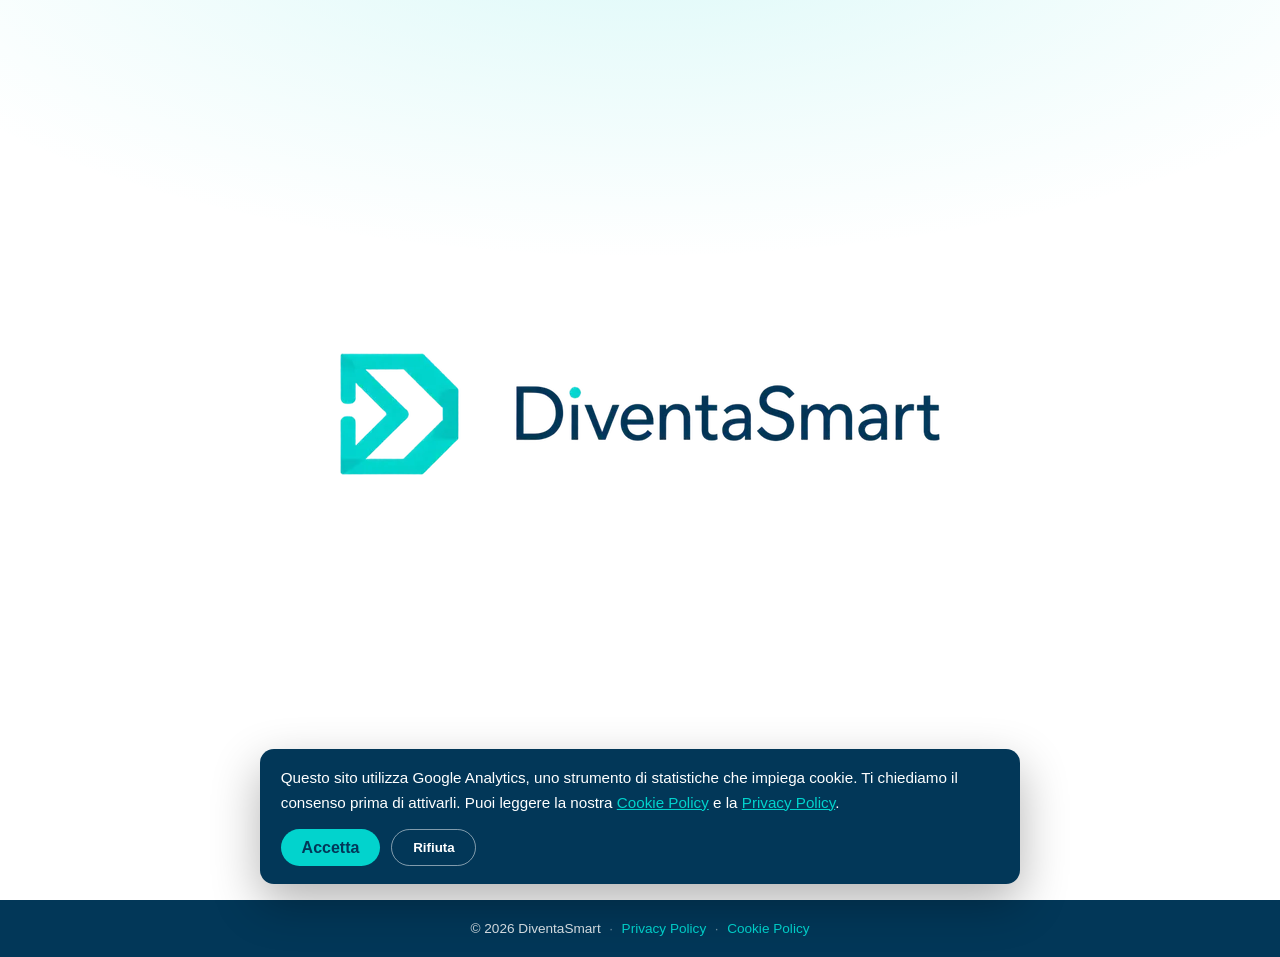
<file: index.html>
<!DOCTYPE html>
<html lang="it">
<head>
  <meta charset="UTF-8">
  <meta name="viewport" content="width=device-width, initial-scale=1">

  <title>DiventaSmart</title>
  <meta name="description" content="DiventaSmart rende smart gli spazi. Contatti: info@diventasmart.it">
  <meta name="keywords" content="DiventaSmart, spazi smart, smart home, domotica, Italia">
  <meta name="author" content="DiventaSmart">
  <meta name="robots" content="index, follow">
  <link rel="canonical" href="https://diventasmart.it/">

  <link rel="icon" type="image/svg+xml" href="https://diventasmart.it/assets/favicon.svg">
  <link rel="icon" type="image/png" href="https://diventasmart.it/assets/favicon.png">
  <link rel="apple-touch-icon" href="https://diventasmart.it/assets/apple-touch-icon.png">

  <meta property="og:type" content="website">
  <meta property="og:locale" content="it_IT">
  <meta property="og:site_name" content="DiventaSmart">
  <meta property="og:title" content="DiventaSmart">
  <meta property="og:description" content="DiventaSmart rende smart gli spazi. Contatti: info@diventasmart.it">
  <meta property="og:url" content="https://diventasmart.it/">
  <meta property="og:image" content="https://diventasmart.it/assets/all.png">
  <meta name="twitter:card" content="summary">

  <!-- Geo: copertura del servizio (nessuna sede fisica) -->
  <meta name="geo.region" content="IT">
  <meta name="geo.placename" content="Italia">
  <meta name="ICBM" content="42.833333, 12.833333">

  <link rel="preload" as="image" href="assets/all.webp" type="image/webp" fetchpriority="high" imagesrcset="assets/all-380.webp 380w, assets/all-600.webp 600w, assets/all.webp 882w" imagesizes="min(600px, 92vw)">

  <style>/* inlined style.css to eliminate render-blocking request */
:root{--teal:#02d3cd;--teal-dark:#01b5b0;--navy:#023758;--navy-soft:#eef6fa;--text:#1c2b35;--muted:#5b6b76;--bg:#fff;--radius:14px}*{margin:0;padding:0;box-sizing:border-box}html{scroll-behavior:smooth}@media(prefers-reduced-motion:reduce){html{scroll-behavior:auto}.arrow-bounce{animation:none!important}}body{font-family:-apple-system,BlinkMacSystemFont,"Segoe UI",Roboto,Helvetica,Arial,sans-serif;color:var(--text);background:var(--bg);line-height:1.6;-webkit-font-smoothing:antialiased}a{color:var(--teal-dark);text-decoration:none}.sr-only{position:absolute;width:1px;height:1px;padding:0;margin:-1px;overflow:hidden;clip:rect(0 0 0 0);white-space:nowrap;border:0}.hero{position:relative;height:100vh;height:100svh;display:flex;flex-direction:column;align-items:center;justify-content:center;text-align:center;padding:2rem 1.5rem 5rem;background:radial-gradient(1200px 500px at 50% -10%,rgba(2,211,205,.14),transparent 70%),var(--bg)}.hero-logo{max-width:min(600px,92vw);height:auto;margin-bottom:2rem}.snap-root{scroll-snap-type:y mandatory;scroll-behavior:smooth;overflow-y:auto;height:100vh;height:100svh}.snap-section{scroll-snap-align:start;height:100vh;height:100svh;display:flex;flex-direction:column;justify-content:center;flex-shrink:0}.hero{padding-bottom:4rem}.scroll-cue{position:absolute;bottom:5rem;left:50%;transform:translateX(-50%);display:flex;flex-direction:column;align-items:center;gap:.4rem;color:var(--teal-dark);font-size:.95rem;padding:.75rem 1rem;transition:opacity .3s ease,visibility .3s ease}.scroll-cue.hidden{opacity:0;visibility:hidden;pointer-events:none}.scroll-cue:hover{color:var(--navy)}.scroll-cue svg{width:1.6rem;height:1.6rem}.arrow-bounce{animation:bounce 2s infinite}@keyframes bounce{0%,100%{transform:translateY(0)}50%{transform:translateY(8px)}}.scroll-dots{position:fixed;bottom:1.6rem;left:50%;transform:translateX(-50%);display:flex;gap:.65rem;z-index:900;padding:.5rem .8rem;background:rgba(255,255,255,.85);backdrop-filter:blur(6px);-webkit-backdrop-filter:blur(6px);border-radius:999px;border:1px solid rgba(0,0,0,.06);transition:opacity .3s ease,visibility .3s ease}.scroll-dots.hidden{opacity:0;visibility:hidden;pointer-events:none}.dot{width:10px;height:10px;border-radius:50%;border:2px solid var(--teal);background:transparent;cursor:pointer;padding:0;transition:background .25s ease,transform .25s ease}.dot:hover{background:rgba(2,211,205,.4)}.dot.active{background:var(--teal);transform:scale(1.35)}.btn{display:inline-flex;align-items:center;gap:.5rem;background:var(--navy);color:#fff;padding:.85rem 1.7rem;border-radius:999px;font-weight:600;cursor:pointer;border:none;font-size:1rem;transition:background .2s ease,transform .2s ease}.btn:hover{background:var(--teal-dark);transform:translateY(-1px)}.btn .mail-ico{width:1.05em;height:1.05em}.btn-teal{background:var(--teal);color:var(--navy)}.btn-teal:hover{background:var(--teal-dark)}.wrap{max-width:580px;margin:0 auto;padding:0 1.5rem}.section{height:100%;padding:2rem 1.5rem}.section-alt{background:var(--navy-soft)}.contact-card{background:#fff;border-radius:var(--radius);box-shadow:0 12px 36px rgba(2,55,88,.1);padding:2.4rem 2rem 2rem;text-align:center;max-width:420px;margin:0 auto}.contact-card h2{color:var(--navy);font-size:clamp(1.4rem,3vw,1.8rem);margin-bottom:.3rem}.contact-area{color:var(--muted);font-size:1rem;margin-bottom:1.4rem}.contact-card .btn{margin-bottom:.4rem}.divider{display:flex;align-items:center;gap:.8rem;margin:1.3rem 0;color:var(--muted);font-size:.85rem}.divider::before,.divider::after{content:"";flex:1;height:1px;background:#e3eaf0}#contactForm{text-align:left}#contactForm input,#contactForm textarea{width:100%;font-family:inherit;font-size:.95rem;padding:.7rem .9rem;border:1px solid #d2dce4;border-radius:8px;background:var(--bg);color:var(--text);transition:border-color .2s ease}#contactForm input:focus,#contactForm textarea:focus{outline:none;border-color:var(--teal)}#contactForm input{margin-bottom:.7rem}#contactForm textarea{resize:vertical;margin-bottom:1rem}#contactForm .btn{width:100%;justify-content:center;margin-bottom:0}.form-note{color:var(--muted);font-size:.78rem;margin-top:.7rem;text-align:center}.site-footer{background:var(--navy);color:rgba(255,255,255,.85);text-align:center;padding:1.1rem 1.5rem;font-size:.85rem}.site-footer a{color:var(--teal)}.site-footer .sep{opacity:.5;padding:0 .3rem}.policy{padding:3.5rem 1.5rem 5rem}.policy h1{color:var(--navy);font-size:clamp(1.6rem,4vw,2.2rem);margin-bottom:.5rem}.policy .updated{color:var(--muted);font-size:.9rem;margin-bottom:2rem}.policy h2{color:var(--navy);font-size:1.25rem;margin:2rem 0 .5rem}.policy p,.policy li{color:var(--muted);margin-bottom:.7rem}.policy ul{padding-left:1.4rem;margin-bottom:.7rem}.policy a{color:var(--teal-dark)}.policy .back{display:inline-block;margin-top:2rem;font-weight:600}.cookie-banner{position:fixed;left:1rem;right:1rem;bottom:1rem;background:var(--navy);color:#fff;padding:1.1rem 1.3rem;border-radius:var(--radius);box-shadow:0 18px 48px rgba(0,0,0,.3);z-index:1000;max-width:760px;margin:0 auto;display:none;font-size:.95rem}.cookie-banner.show{display:block}.cookie-banner .cb-text{margin-bottom:.9rem}.cookie-banner .cb-text a{color:var(--teal);text-decoration:underline}.cookie-banner .cb-actions{display:flex;gap:.7rem;flex-wrap:wrap}.cookie-banner .btn{background:var(--teal);color:var(--navy);padding:.6rem 1.3rem}.cookie-banner .btn:hover{background:var(--teal-dark)}.cookie-banner .btn-ghost{background:transparent;color:#fff;border:1px solid rgba(255,255,255,.5);padding:.6rem 1.3rem;border-radius:999px;font-weight:600;cursor:pointer}.cookie-banner .btn-ghost:hover{border-color:var(--teal);color:var(--teal)}</style>
  <link rel="preconnect" href="https://www.googletagmanager.com" crossorigin>

  <script type="application/ld+json">
  {
    "@context": "https://schema.org",
    "@type": "Organization",
    "@id": "https://diventasmart.it/#organization",
    "name": "DiventaSmart",
    "url": "https://diventasmart.it/",
    "logo": "https://diventasmart.it/assets/all.png",
    "email": "info@diventasmart.it",
    "areaServed": "IT",
    "knowsLanguage": ["it", "en"]
  }
  </script>
</head>
<body>

  <main class="snap-root">
    <!-- HERO -->
    <header class="hero snap-section" id="top">
      <h1 class="sr-only">DiventaSmart - rendiamo smart gli spazi</h1>
      <picture>
        <source srcset="assets/all-380.webp 380w, assets/all-600.webp 600w, assets/all.webp 882w" sizes="min(600px, 92vw)" type="image/webp">
        <img class="hero-logo" src="assets/all.png" alt="DiventaSmart" width="882" height="180" fetchpriority="high">
      </picture>

      <a class="scroll-cue" href="#contatti" aria-label="Scopri di più, scorri verso il basso">
        <span>Scopri di più</span>
        <svg class="arrow-bounce" viewBox="0 0 24 24" fill="none" stroke="currentColor" stroke-width="2" stroke-linecap="round" stroke-linejoin="round" aria-hidden="true"><path d="M6 9l6 6 6-6"/></svg>
      </a>
    </header>

    <!-- CONTATTI -->
    <section class="section section-alt snap-section" id="contatti">
      <div class="wrap">
        <div class="contact-card">
          <h2>Contattaci</h2>
          <a class="btn" href="mailto:info@diventasmart.it">
            <svg class="mail-ico" viewBox="0 0 24 24" fill="none" stroke="currentColor" stroke-width="2" stroke-linecap="round" stroke-linejoin="round" aria-hidden="true"><path d="M22 6l-10 7L2 6"/><rect x="2" y="6" width="20" height="12" rx="2"/></svg>
            info@diventasmart.it
          </a>

          <div class="divider"><span>oppure scrivici</span></div>

          <form id="contactForm">
            <input type="text" name="nome" placeholder="Il tuo nome" required autocomplete="name">
            <textarea name="messaggio" placeholder="Messaggio..." rows="3" required></textarea>
            <button type="submit" class="btn btn-teal">
              <svg class="mail-ico" viewBox="0 0 24 24" fill="none" stroke="currentColor" stroke-width="2" stroke-linecap="round" stroke-linejoin="round" aria-hidden="true"><path d="M22 2L11 13"/><path d="M22 2L15 22l-4-9-9-4L22 2z"/></svg>
              Invia email
            </button>
          </form>
        </div>
      </div>
    </section>
  </main>

  <!-- FOOTER compatto -->
  <footer class="site-footer" id="footer">
    <p>
      &copy; <span id="year">2026</span> DiventaSmart
      <span class="sep">·</span>
      <a href="privacy.html">Privacy Policy</a>
      <span class="sep">·</span>
      <a href="cookie.html">Cookie Policy</a>
    </p>
  </footer>

  <!-- NAV PUNTINI -->
  <nav class="scroll-dots" aria-label="Navigazione sezioni">
    <button class="dot active" data-target="top" aria-label="Vai all'inizio"><span class="sr-only">Inizio</span></button>
    <button class="dot" data-target="contatti" aria-label="Vai ai contatti"><span class="sr-only">Contatti</span></button>
  </nav>

  <script defer src="script.js"></script>
</body>
</html>
</file>
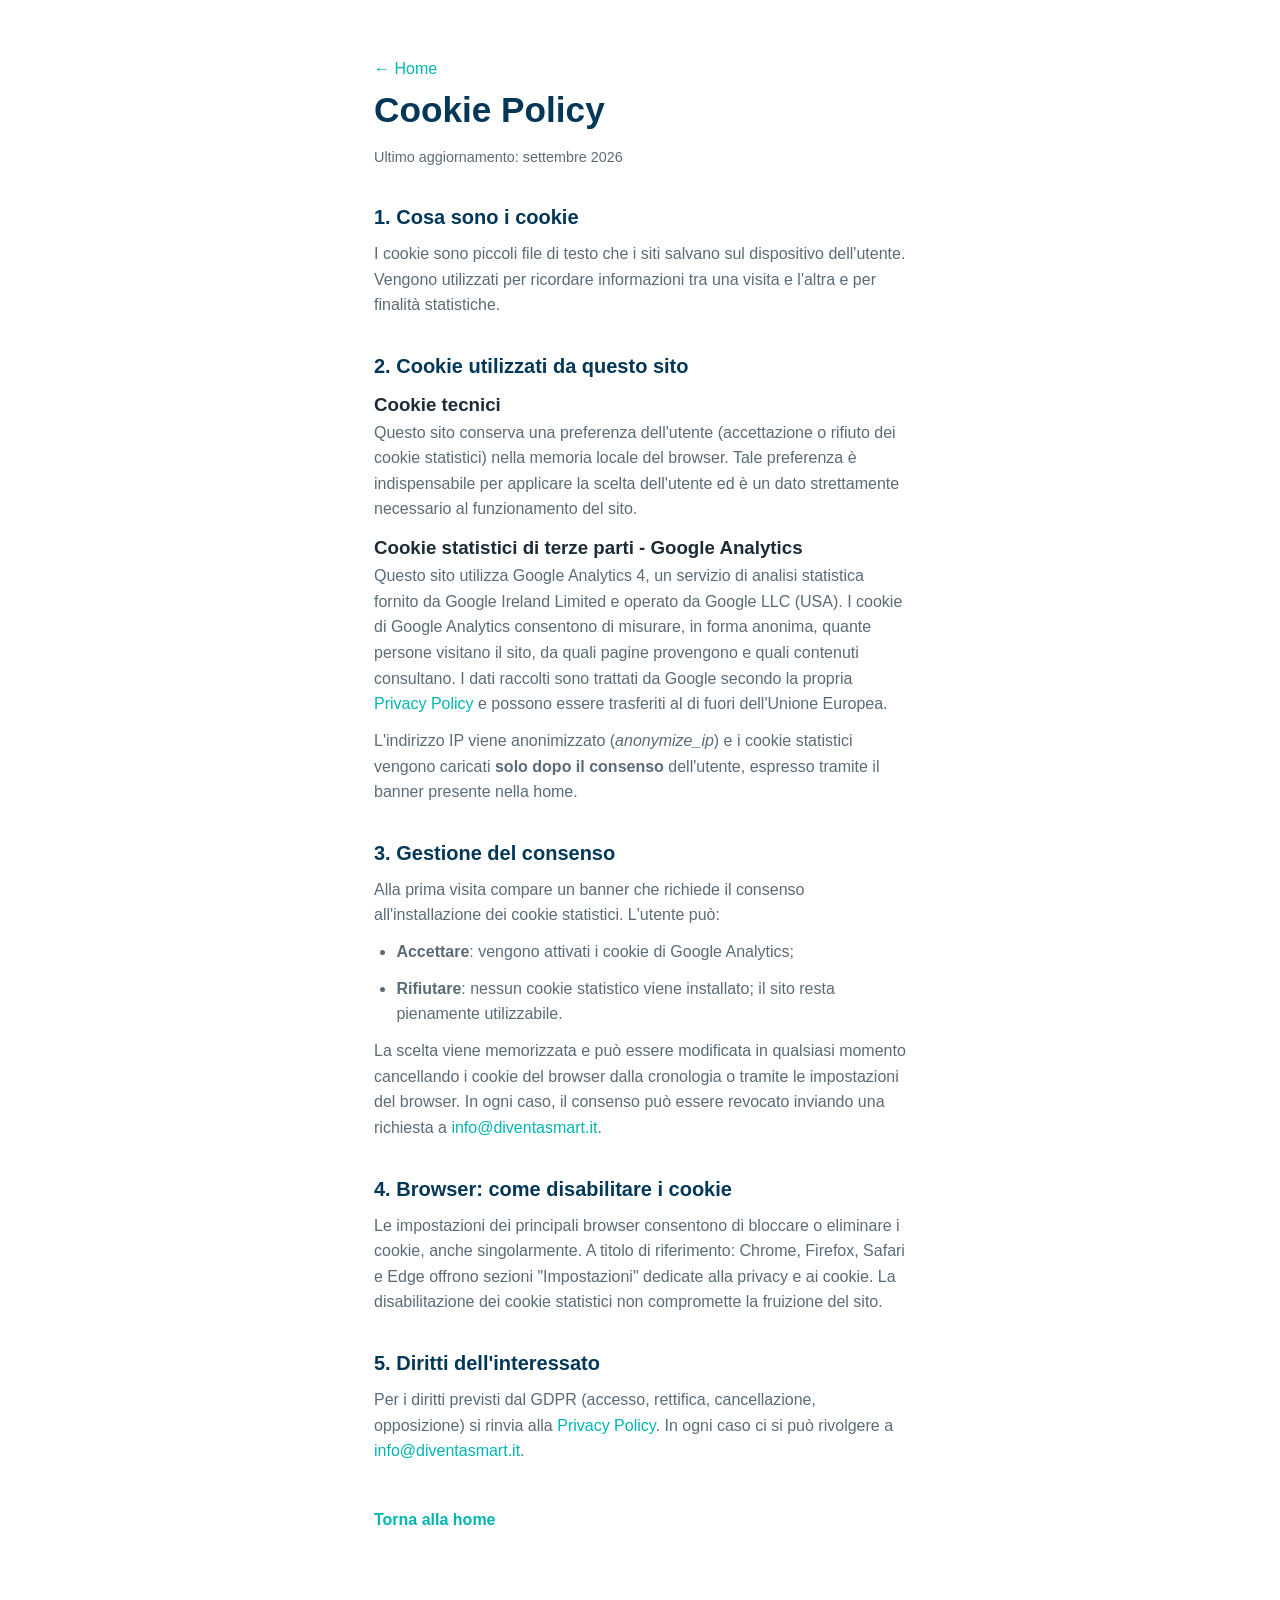
<file: cookie.html>
<!DOCTYPE html>
<html lang="it">
<head>
  <meta charset="UTF-8">
  <meta name="viewport" content="width=device-width, initial-scale=1">
  <title>Cookie Policy - DiventaSmart</title>
  <meta name="description" content="Informativa cookie di DiventaSmart: tipologie di cookie utilizzati, Google Analytics e gestione del consenso.">
  <meta name="robots" content="index, follow">
  <link rel="canonical" href="https://diventasmart.it/cookie.html">
  <link rel="icon" type="image/svg+xml" href="https://diventasmart.it/assets/favicon.svg">
  <link rel="icon" type="image/png" href="https://diventasmart.it/assets/favicon.png">
  <meta property="og:type" content="website">
  <meta property="og:locale" content="it_IT">
  <meta property="og:url" content="https://diventasmart.it/cookie.html">
  <meta property="og:title" content="Cookie Policy - DiventaSmart">
  <style>/* inlined style.css */:root{--teal:#02d3cd;--teal-dark:#01b5b0;--navy:#023758;--navy-soft:#eef6fa;--text:#1c2b35;--muted:#5b6b76;--bg:#fff;--radius:14px}*{margin:0;padding:0;box-sizing:border-box}html{scroll-behavior:smooth}@media(prefers-reduced-motion:reduce){html{scroll-behavior:auto}.arrow-bounce{animation:none!important}}body{font-family:-apple-system,BlinkMacSystemFont,"Segoe UI",Roboto,Helvetica,Arial,sans-serif;color:var(--text);background:var(--bg);line-height:1.6;-webkit-font-smoothing:antialiased}a{color:var(--teal-dark);text-decoration:none}.sr-only{position:absolute;width:1px;height:1px;padding:0;margin:-1px;overflow:hidden;clip:rect(0 0 0 0);white-space:nowrap;border:0}.hero{position:relative;height:100vh;height:100svh;display:flex;flex-direction:column;align-items:center;justify-content:center;text-align:center;padding:2rem 1.5rem 5rem;background:radial-gradient(1200px 500px at 50% -10%,rgba(2,211,205,.14),transparent 70%),var(--bg)}.hero-logo{max-width:min(600px,92vw);height:auto;margin-bottom:2rem}.snap-root{scroll-snap-type:y mandatory;scroll-behavior:smooth;overflow-y:auto;height:100vh;height:100svh}.snap-section{scroll-snap-align:start;height:100vh;height:100svh;display:flex;flex-direction:column;justify-content:center;flex-shrink:0}.hero{padding-bottom:4rem}.scroll-cue{position:absolute;bottom:5rem;left:50%;transform:translateX(-50%);display:flex;flex-direction:column;align-items:center;gap:.4rem;color:var(--teal-dark);font-size:.95rem;padding:.75rem 1rem;transition:opacity .3s ease,visibility .3s ease}.scroll-cue.hidden{opacity:0;visibility:hidden;pointer-events:none}.scroll-cue:hover{color:var(--navy)}.scroll-cue svg{width:1.6rem;height:1.6rem}.arrow-bounce{animation:bounce 2s infinite}@keyframes bounce{0%,100%{transform:translateY(0)}50%{transform:translateY(8px)}}.scroll-dots{position:fixed;bottom:1.6rem;left:50%;transform:translateX(-50%);display:flex;gap:.65rem;z-index:900;padding:.5rem .8rem;background:rgba(255,255,255,.85);backdrop-filter:blur(6px);-webkit-backdrop-filter:blur(6px);border-radius:999px;border:1px solid rgba(0,0,0,.06);transition:opacity .3s ease,visibility .3s ease}.scroll-dots.hidden{opacity:0;visibility:hidden;pointer-events:none}.dot{width:10px;height:10px;border-radius:50%;border:2px solid var(--teal);background:transparent;cursor:pointer;padding:0;transition:background .25s ease,transform .25s ease}.dot:hover{background:rgba(2,211,205,.4)}.dot.active{background:var(--teal);transform:scale(1.35)}.btn{display:inline-flex;align-items:center;gap:.5rem;background:var(--navy);color:#fff;padding:.85rem 1.7rem;border-radius:999px;font-weight:600;cursor:pointer;border:none;font-size:1rem;transition:background .2s ease,transform .2s ease}.btn:hover{background:var(--teal-dark);transform:translateY(-1px)}.btn .mail-ico{width:1.05em;height:1.05em}.btn-teal{background:var(--teal);color:var(--navy)}.btn-teal:hover{background:var(--teal-dark)}.wrap{max-width:580px;margin:0 auto;padding:0 1.5rem}.section{height:100%;padding:2rem 1.5rem}.section-alt{background:var(--navy-soft)}.contact-card{background:#fff;border-radius:var(--radius);box-shadow:0 12px 36px rgba(2,55,88,.1);padding:2.4rem 2rem 2rem;text-align:center;max-width:420px;margin:0 auto}.contact-card h2{color:var(--navy);font-size:clamp(1.4rem,3vw,1.8rem);margin-bottom:.3rem}.contact-area{color:var(--muted);font-size:1rem;margin-bottom:1.4rem}.contact-card .btn{margin-bottom:.4rem}.divider{display:flex;align-items:center;gap:.8rem;margin:1.3rem 0;color:var(--muted);font-size:.85rem}.divider::before,.divider::after{content:"";flex:1;height:1px;background:#e3eaf0}#contactForm{text-align:left}#contactForm input,#contactForm textarea{width:100%;font-family:inherit;font-size:.95rem;padding:.7rem .9rem;border:1px solid #d2dce4;border-radius:8px;background:var(--bg);color:var(--text);transition:border-color .2s ease}#contactForm input:focus,#contactForm textarea:focus{outline:none;border-color:var(--teal)}#contactForm input{margin-bottom:.7rem}#contactForm textarea{resize:vertical;margin-bottom:1rem}#contactForm .btn{width:100%;justify-content:center;margin-bottom:0}.form-note{color:var(--muted);font-size:.78rem;margin-top:.7rem;text-align:center}.site-footer{background:var(--navy);color:rgba(255,255,255,.85);text-align:center;padding:1.1rem 1.5rem;font-size:.85rem}.site-footer a{color:var(--teal)}.site-footer .sep{opacity:.5;padding:0 .3rem}.policy{padding:3.5rem 1.5rem 5rem}.policy h1{color:var(--navy);font-size:clamp(1.6rem,4vw,2.2rem);margin-bottom:.5rem}.policy .updated{color:var(--muted);font-size:.9rem;margin-bottom:2rem}.policy h2{color:var(--navy);font-size:1.25rem;margin:2rem 0 .5rem}.policy p,.policy li{color:var(--muted);margin-bottom:.7rem}.policy ul{padding-left:1.4rem;margin-bottom:.7rem}.policy a{color:var(--teal-dark)}.policy .back{display:inline-block;margin-top:2rem;font-weight:600}.cookie-banner{position:fixed;left:1rem;right:1rem;bottom:1rem;background:var(--navy);color:#fff;padding:1.1rem 1.3rem;border-radius:var(--radius);box-shadow:0 18px 48px rgba(0,0,0,.3);z-index:1000;max-width:760px;margin:0 auto;display:none;font-size:.95rem}.cookie-banner.show{display:block}.cookie-banner .cb-text{margin-bottom:.9rem}.cookie-banner .cb-text a{color:var(--teal);text-decoration:underline}.cookie-banner .cb-actions{display:flex;gap:.7rem;flex-wrap:wrap}.cookie-banner .btn{background:var(--teal);color:var(--navy);padding:.6rem 1.3rem}.cookie-banner .btn:hover{background:var(--teal-dark)}.cookie-banner .btn-ghost{background:transparent;color:#fff;border:1px solid rgba(255,255,255,.5);padding:.6rem 1.3rem;border-radius:999px;font-weight:600;cursor:pointer}.cookie-banner .btn-ghost:hover{border-color:var(--teal);color:var(--teal)}</style>
</head>
<body>

  <main class="policy wrap">

    <a href="index.html" title="Torna alla home">&larr; Home</a>

    <h1>Cookie Policy</h1>
    <p class="updated">Ultimo aggiornamento: settembre 2026</p>

    <h2>1. Cosa sono i cookie</h2>
    <p>I cookie sono piccoli file di testo che i siti salvano sul dispositivo dell'utente. Vengono utilizzati per ricordare informazioni tra una visita e l'altra e per finalità statistiche.</p>

    <h2>2. Cookie utilizzati da questo sito</h2>
    <h3>Cookie tecnici</h3>
    <p>Questo sito conserva una preferenza dell'utente (accettazione o rifiuto dei cookie statistici) nella memoria locale del browser. Tale preferenza è indispensabile per applicare la scelta dell'utente ed è un dato strettamente necessario al funzionamento del sito.</p>

    <h3>Cookie statistici di terze parti - Google Analytics</h3>
    <p>Questo sito utilizza Google Analytics 4, un servizio di analisi statistica fornito da Google Ireland Limited e operato da Google LLC (USA). I cookie di Google Analytics consentono di misurare, in forma anonima, quante persone visitano il sito, da quali pagine provengono e quali contenuti consultano. I dati raccolti sono trattati da Google secondo la propria <a href="https://policies.google.com/privacy" rel="noopener" target="_blank">Privacy Policy</a> e possono essere trasferiti al di fuori dell'Unione Europea.</p>
    <p>L'indirizzo IP viene anonimizzato (<em>anonymize_ip</em>) e i cookie statistici vengono caricati <strong>solo dopo il consenso</strong> dell'utente, espresso tramite il banner presente nella home.</p>

    <h2>3. Gestione del consenso</h2>
    <p>Alla prima visita compare un banner che richiede il consenso all'installazione dei cookie statistici. L'utente può:</p>
    <ul>
      <li><strong>Accettare</strong>: vengono attivati i cookie di Google Analytics;</li>
      <li><strong>Rifiutare</strong>: nessun cookie statistico viene installato; il sito resta pienamente utilizzabile.</li>
    </ul>
    <p>La scelta viene memorizzata e può essere modificata in qualsiasi momento cancellando i cookie del browser dalla cronologia o tramite le impostazioni del browser. In ogni caso, il consenso può essere revocato inviando una richiesta a <a href="mailto:info@diventasmart.it">info@diventasmart.it</a>.</p>

    <h2>4. Browser: come disabilitare i cookie</h2>
    <p>Le impostazioni dei principali browser consentono di bloccare o eliminare i cookie, anche singolarmente. A titolo di riferimento: Chrome, Firefox, Safari e Edge offrono sezioni "Impostazioni" dedicate alla privacy e ai cookie. La disabilitazione dei cookie statistici non compromette la fruizione del sito.</p>

    <h2>5. Diritti dell'interessato</h2>
    <p>Per i diritti previsti dal GDPR (accesso, rettifica, cancellazione, opposizione) si rinvia alla <a href="privacy.html">Privacy Policy</a>. In ogni caso ci si può rivolgere a <a href="mailto:info@diventasmart.it">info@diventasmart.it</a>.</p>

    <a class="back" href="index.html">Torna alla home</a>
  </main>

</body>
</html>
</file>
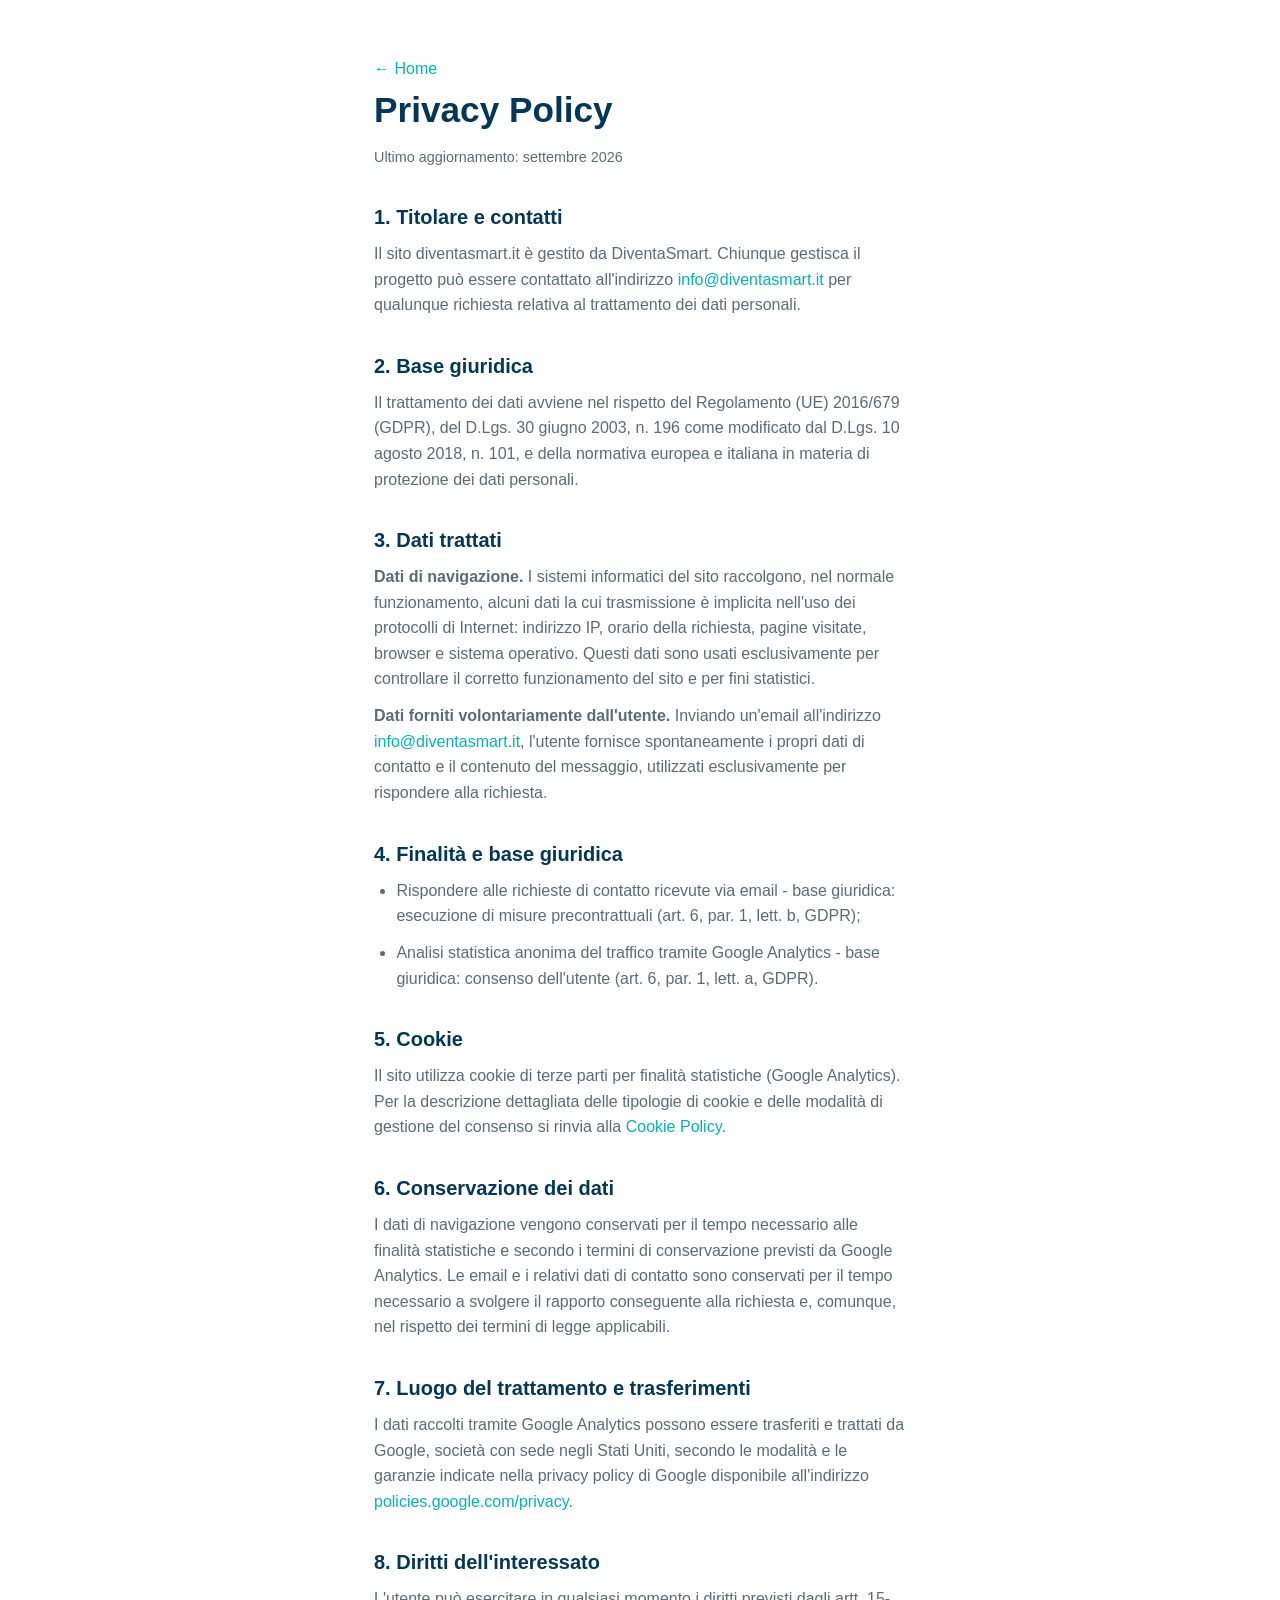
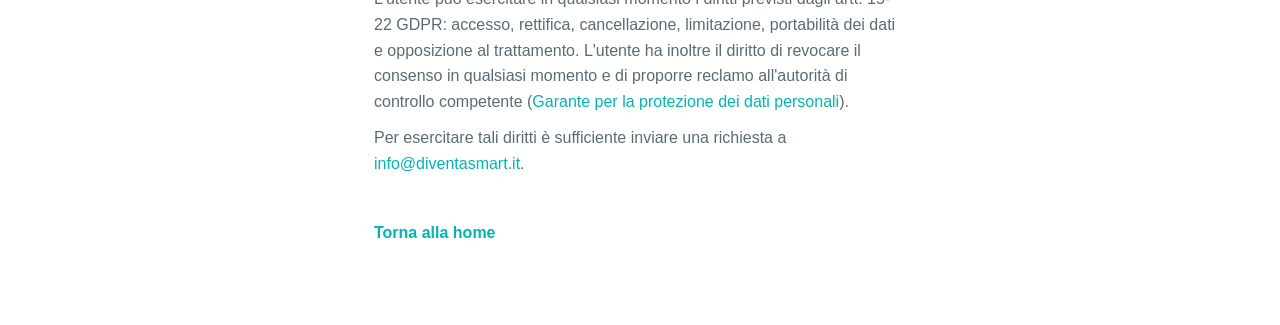
<file: privacy.html>
<!DOCTYPE html>
<html lang="it">
<head>
  <meta charset="UTF-8">
  <meta name="viewport" content="width=device-width, initial-scale=1">
  <title>Privacy Policy - DiventaSmart</title>
  <meta name="description" content="Informativa privacy di DiventaSmart ai sensi del Regolamento UE 2016/679 (GDPR). Contatti: info@diventasmart.it">
  <meta name="robots" content="index, follow">
  <link rel="canonical" href="https://diventasmart.it/privacy.html">
  <link rel="icon" type="image/svg+xml" href="https://diventasmart.it/assets/favicon.svg">
  <link rel="icon" type="image/png" href="https://diventasmart.it/assets/favicon.png">
  <meta property="og:type" content="website">
  <meta property="og:locale" content="it_IT">
  <meta property="og:url" content="https://diventasmart.it/privacy.html">
  <meta property="og:title" content="Privacy Policy - DiventaSmart">
  <style>/* inlined style.css */:root{--teal:#02d3cd;--teal-dark:#01b5b0;--navy:#023758;--navy-soft:#eef6fa;--text:#1c2b35;--muted:#5b6b76;--bg:#fff;--radius:14px}*{margin:0;padding:0;box-sizing:border-box}html{scroll-behavior:smooth}@media(prefers-reduced-motion:reduce){html{scroll-behavior:auto}.arrow-bounce{animation:none!important}}body{font-family:-apple-system,BlinkMacSystemFont,"Segoe UI",Roboto,Helvetica,Arial,sans-serif;color:var(--text);background:var(--bg);line-height:1.6;-webkit-font-smoothing:antialiased}a{color:var(--teal-dark);text-decoration:none}.sr-only{position:absolute;width:1px;height:1px;padding:0;margin:-1px;overflow:hidden;clip:rect(0 0 0 0);white-space:nowrap;border:0}.hero{position:relative;height:100vh;height:100svh;display:flex;flex-direction:column;align-items:center;justify-content:center;text-align:center;padding:2rem 1.5rem 5rem;background:radial-gradient(1200px 500px at 50% -10%,rgba(2,211,205,.14),transparent 70%),var(--bg)}.hero-logo{max-width:min(600px,92vw);height:auto;margin-bottom:2rem}.snap-root{scroll-snap-type:y mandatory;scroll-behavior:smooth;overflow-y:auto;height:100vh;height:100svh}.snap-section{scroll-snap-align:start;height:100vh;height:100svh;display:flex;flex-direction:column;justify-content:center;flex-shrink:0}.hero{padding-bottom:4rem}.scroll-cue{position:absolute;bottom:5rem;left:50%;transform:translateX(-50%);display:flex;flex-direction:column;align-items:center;gap:.4rem;color:var(--teal-dark);font-size:.95rem;padding:.75rem 1rem;transition:opacity .3s ease,visibility .3s ease}.scroll-cue.hidden{opacity:0;visibility:hidden;pointer-events:none}.scroll-cue:hover{color:var(--navy)}.scroll-cue svg{width:1.6rem;height:1.6rem}.arrow-bounce{animation:bounce 2s infinite}@keyframes bounce{0%,100%{transform:translateY(0)}50%{transform:translateY(8px)}}.scroll-dots{position:fixed;bottom:1.6rem;left:50%;transform:translateX(-50%);display:flex;gap:.65rem;z-index:900;padding:.5rem .8rem;background:rgba(255,255,255,.85);backdrop-filter:blur(6px);-webkit-backdrop-filter:blur(6px);border-radius:999px;border:1px solid rgba(0,0,0,.06);transition:opacity .3s ease,visibility .3s ease}.scroll-dots.hidden{opacity:0;visibility:hidden;pointer-events:none}.dot{width:10px;height:10px;border-radius:50%;border:2px solid var(--teal);background:transparent;cursor:pointer;padding:0;transition:background .25s ease,transform .25s ease}.dot:hover{background:rgba(2,211,205,.4)}.dot.active{background:var(--teal);transform:scale(1.35)}.btn{display:inline-flex;align-items:center;gap:.5rem;background:var(--navy);color:#fff;padding:.85rem 1.7rem;border-radius:999px;font-weight:600;cursor:pointer;border:none;font-size:1rem;transition:background .2s ease,transform .2s ease}.btn:hover{background:var(--teal-dark);transform:translateY(-1px)}.btn .mail-ico{width:1.05em;height:1.05em}.btn-teal{background:var(--teal);color:var(--navy)}.btn-teal:hover{background:var(--teal-dark)}.wrap{max-width:580px;margin:0 auto;padding:0 1.5rem}.section{height:100%;padding:2rem 1.5rem}.section-alt{background:var(--navy-soft)}.contact-card{background:#fff;border-radius:var(--radius);box-shadow:0 12px 36px rgba(2,55,88,.1);padding:2.4rem 2rem 2rem;text-align:center;max-width:420px;margin:0 auto}.contact-card h2{color:var(--navy);font-size:clamp(1.4rem,3vw,1.8rem);margin-bottom:.3rem}.contact-area{color:var(--muted);font-size:1rem;margin-bottom:1.4rem}.contact-card .btn{margin-bottom:.4rem}.divider{display:flex;align-items:center;gap:.8rem;margin:1.3rem 0;color:var(--muted);font-size:.85rem}.divider::before,.divider::after{content:"";flex:1;height:1px;background:#e3eaf0}#contactForm{text-align:left}#contactForm input,#contactForm textarea{width:100%;font-family:inherit;font-size:.95rem;padding:.7rem .9rem;border:1px solid #d2dce4;border-radius:8px;background:var(--bg);color:var(--text);transition:border-color .2s ease}#contactForm input:focus,#contactForm textarea:focus{outline:none;border-color:var(--teal)}#contactForm input{margin-bottom:.7rem}#contactForm textarea{resize:vertical;margin-bottom:1rem}#contactForm .btn{width:100%;justify-content:center;margin-bottom:0}.form-note{color:var(--muted);font-size:.78rem;margin-top:.7rem;text-align:center}.site-footer{background:var(--navy);color:rgba(255,255,255,.85);text-align:center;padding:1.1rem 1.5rem;font-size:.85rem}.site-footer a{color:var(--teal)}.site-footer .sep{opacity:.5;padding:0 .3rem}.policy{padding:3.5rem 1.5rem 5rem}.policy h1{color:var(--navy);font-size:clamp(1.6rem,4vw,2.2rem);margin-bottom:.5rem}.policy .updated{color:var(--muted);font-size:.9rem;margin-bottom:2rem}.policy h2{color:var(--navy);font-size:1.25rem;margin:2rem 0 .5rem}.policy p,.policy li{color:var(--muted);margin-bottom:.7rem}.policy ul{padding-left:1.4rem;margin-bottom:.7rem}.policy a{color:var(--teal-dark)}.policy .back{display:inline-block;margin-top:2rem;font-weight:600}.cookie-banner{position:fixed;left:1rem;right:1rem;bottom:1rem;background:var(--navy);color:#fff;padding:1.1rem 1.3rem;border-radius:var(--radius);box-shadow:0 18px 48px rgba(0,0,0,.3);z-index:1000;max-width:760px;margin:0 auto;display:none;font-size:.95rem}.cookie-banner.show{display:block}.cookie-banner .cb-text{margin-bottom:.9rem}.cookie-banner .cb-text a{color:var(--teal);text-decoration:underline}.cookie-banner .cb-actions{display:flex;gap:.7rem;flex-wrap:wrap}.cookie-banner .btn{background:var(--teal);color:var(--navy);padding:.6rem 1.3rem}.cookie-banner .btn:hover{background:var(--teal-dark)}.cookie-banner .btn-ghost{background:transparent;color:#fff;border:1px solid rgba(255,255,255,.5);padding:.6rem 1.3rem;border-radius:999px;font-weight:600;cursor:pointer}.cookie-banner .btn-ghost:hover{border-color:var(--teal);color:var(--teal)}</style>
</head>
<body>

  <main class="policy wrap">

    <a href="index.html" title="Torna alla home">&larr; Home</a>

    <h1>Privacy Policy</h1>
    <p class="updated">Ultimo aggiornamento: settembre 2026</p>

    <h2>1. Titolare e contatti</h2>
    <p>Il sito diventasmart.it è gestito da DiventaSmart. Chiunque gestisca il progetto può essere contattato all'indirizzo <a href="mailto:info@diventasmart.it">info@diventasmart.it</a> per qualunque richiesta relativa al trattamento dei dati personali.</p>

    <h2>2. Base giuridica</h2>
    <p>Il trattamento dei dati avviene nel rispetto del Regolamento (UE) 2016/679 (GDPR), del D.Lgs. 30 giugno 2003, n. 196 come modificato dal D.Lgs. 10 agosto 2018, n. 101, e della normativa europea e italiana in materia di protezione dei dati personali.</p>

    <h2>3. Dati trattati</h2>
    <p><strong>Dati di navigazione.</strong> I sistemi informatici del sito raccolgono, nel normale funzionamento, alcuni dati la cui trasmissione è implicita nell'uso dei protocolli di Internet: indirizzo IP, orario della richiesta, pagine visitate, browser e sistema operativo. Questi dati sono usati esclusivamente per controllare il corretto funzionamento del sito e per fini statistici.</p>
    <p><strong>Dati forniti volontariamente dall'utente.</strong> Inviando un'email all'indirizzo <a href="mailto:info@diventasmart.it">info@diventasmart.it</a>, l'utente fornisce spontaneamente i propri dati di contatto e il contenuto del messaggio, utilizzati esclusivamente per rispondere alla richiesta.</p>

    <h2>4. Finalità e base giuridica</h2>
    <ul>
      <li>Rispondere alle richieste di contatto ricevute via email - base giuridica: esecuzione di misure precontrattuali (art. 6, par. 1, lett. b, GDPR);</li>
      <li>Analisi statistica anonima del traffico tramite Google Analytics - base giuridica: consenso dell'utente (art. 6, par. 1, lett. a, GDPR).</li>
    </ul>

    <h2>5. Cookie</h2>
    <p>Il sito utilizza cookie di terze parti per finalità statistiche (Google Analytics). Per la descrizione dettagliata delle tipologie di cookie e delle modalità di gestione del consenso si rinvia alla <a href="cookie.html">Cookie Policy</a>.</p>

    <h2>6. Conservazione dei dati</h2>
    <p>I dati di navigazione vengono conservati per il tempo necessario alle finalità statistiche e secondo i termini di conservazione previsti da Google Analytics. Le email e i relativi dati di contatto sono conservati per il tempo necessario a svolgere il rapporto conseguente alla richiesta e, comunque, nel rispetto dei termini di legge applicabili.</p>

    <h2>7. Luogo del trattamento e trasferimenti</h2>
    <p>I dati raccolti tramite Google Analytics possono essere trasferiti e trattati da Google, società con sede negli Stati Uniti, secondo le modalità e le garanzie indicate nella privacy policy di Google disponibile all'indirizzo <a href="https://policies.google.com/privacy" rel="noopener" target="_blank">policies.google.com/privacy</a>.</p>

    <h2>8. Diritti dell'interessato</h2>
    <p>L'utente può esercitare in qualsiasi momento i diritti previsti dagli artt. 15-22 GDPR: accesso, rettifica, cancellazione, limitazione, portabilità dei dati e opposizione al trattamento. L'utente ha inoltre il diritto di revocare il consenso in qualsiasi momento e di proporre reclamo all'autorità di controllo competente (<a href="https://www.garanteprivacy.it" rel="noopener" target="_blank">Garante per la protezione dei dati personali</a>).</p>
    <p>Per esercitare tali diritti è sufficiente inviare una richiesta a <a href="mailto:info@diventasmart.it">info@diventasmart.it</a>.</p>

    <a class="back" href="index.html">Torna alla home</a>
  </main>

</body>
</html>
</file>
